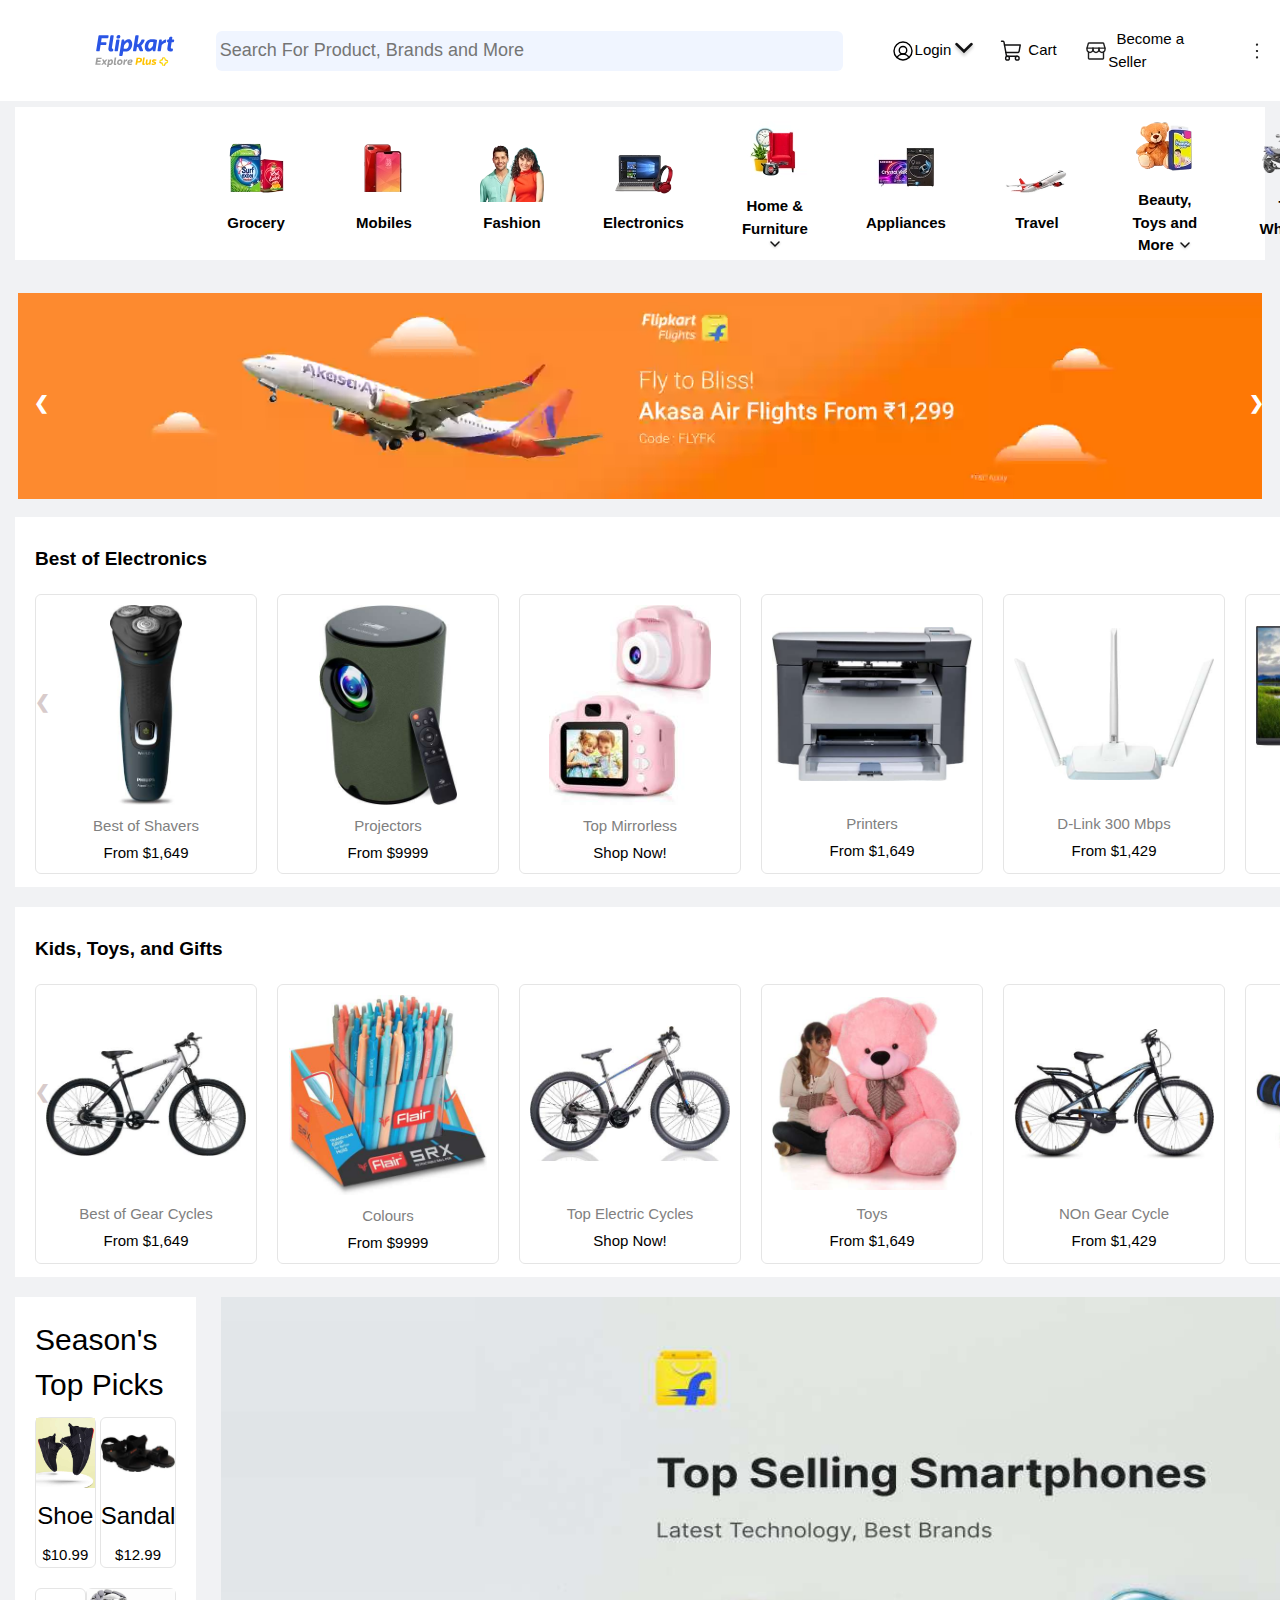
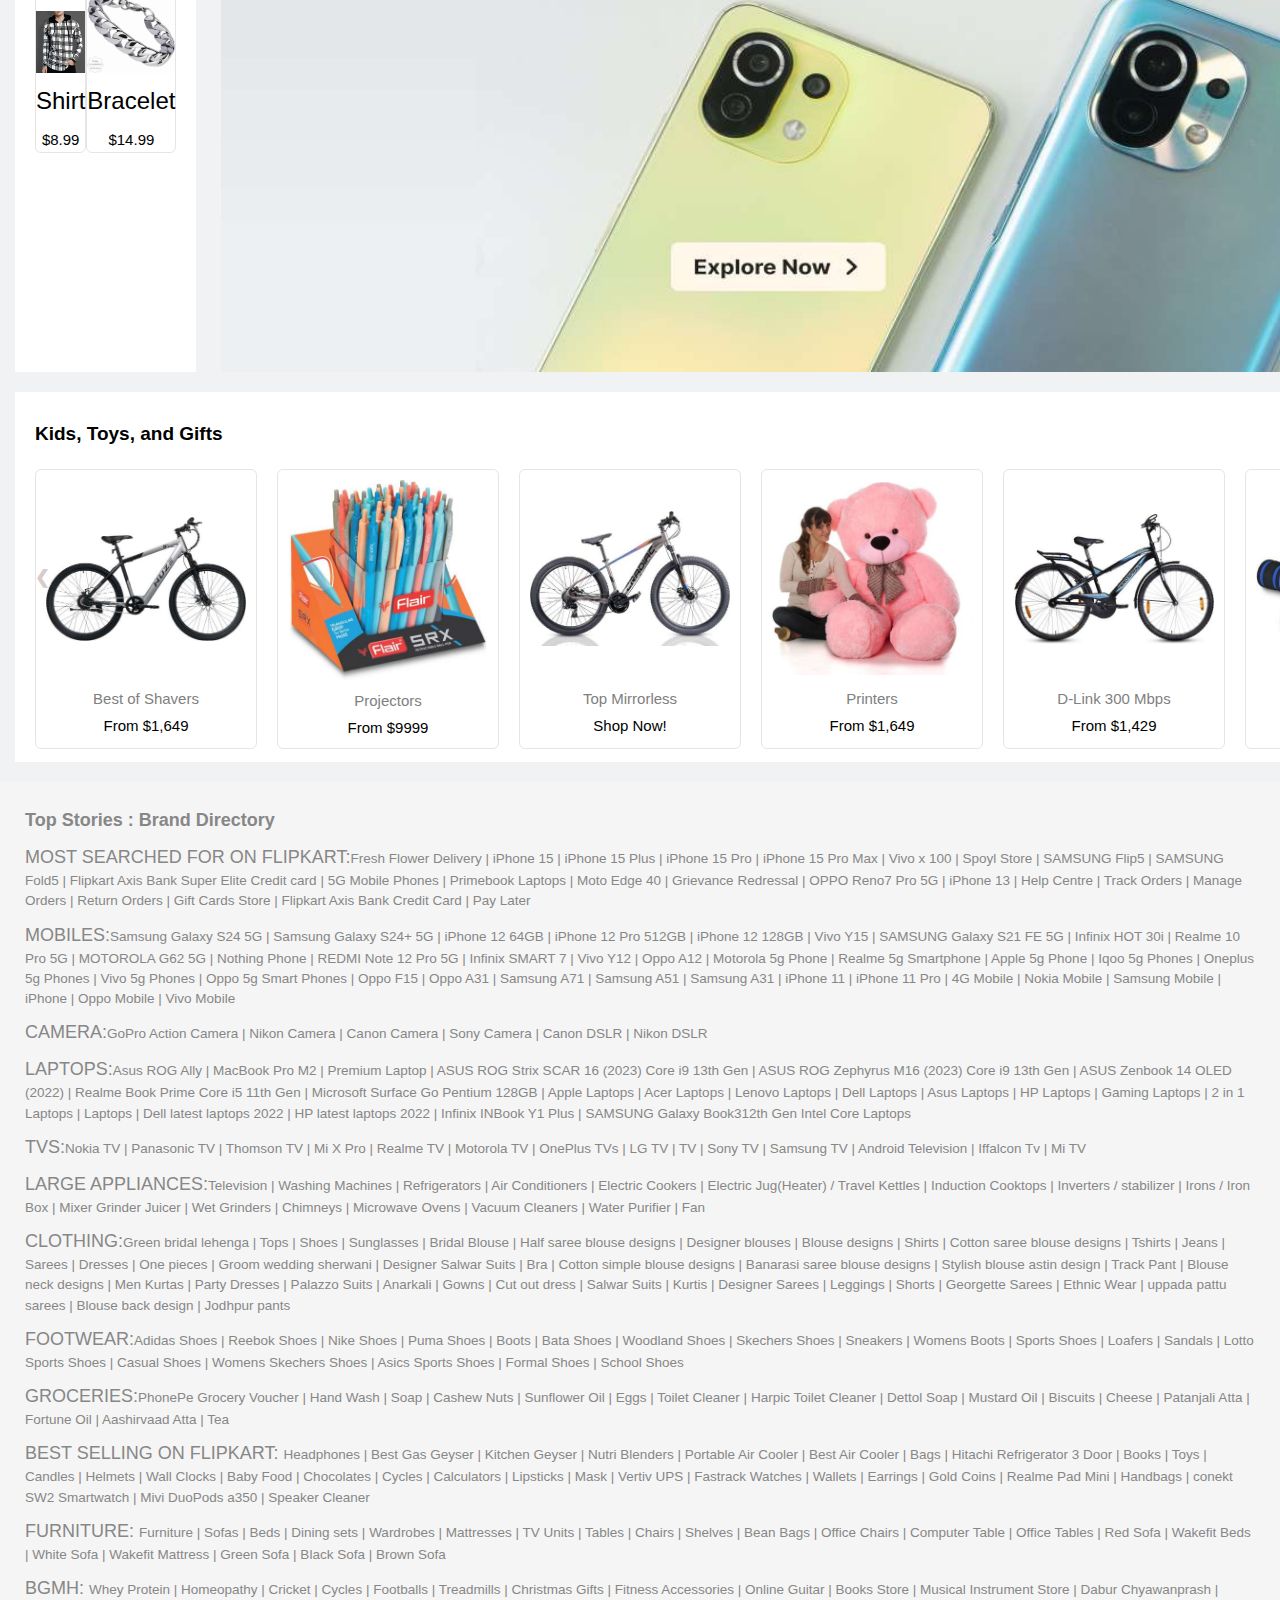
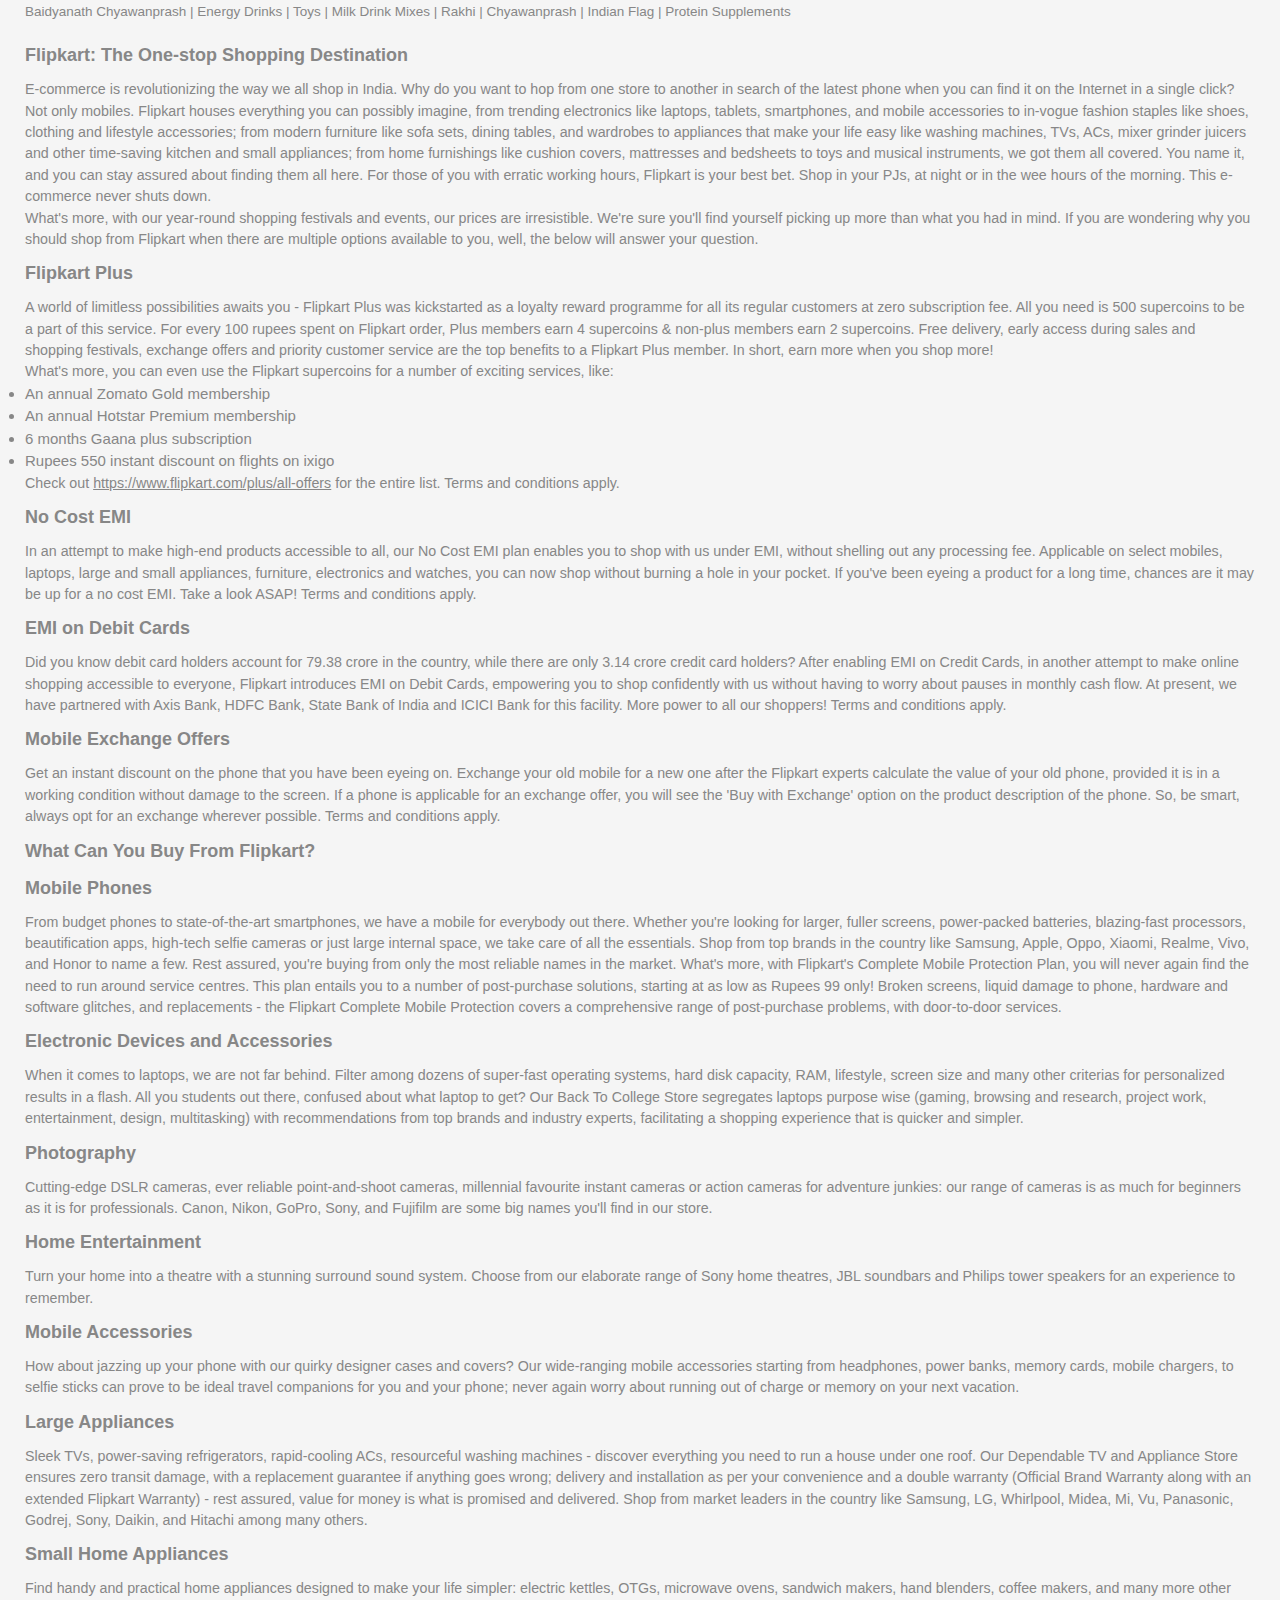
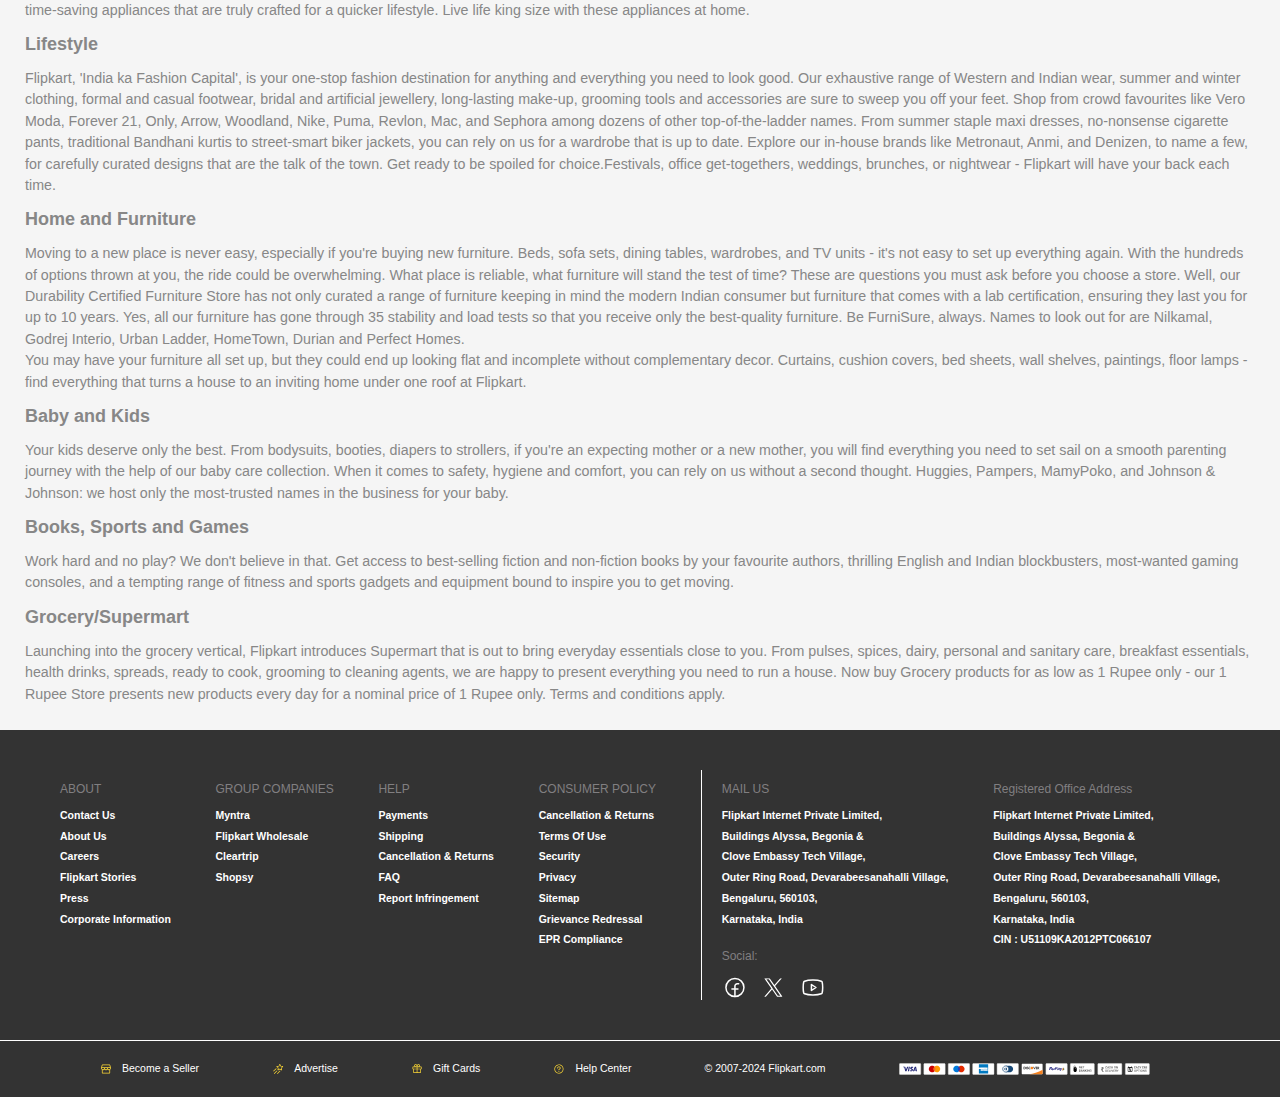
<file: index.html>
<html>
    <head>
        <link
      rel="stylesheet"
      href="https://fonts.googleapis.com/css2?family=Material+Symbols+Rounded:opsz,wght,FILL,GRAD@48,400,0,0"/>
        <link rel="stylesheet" href="https://www.w3schools.com/w3css/4/w3.css">
        
        
        <title>
            flipkart
        </title>
        <link rel="stylesheet" href="styles.css">
    </head>
    <body>
        <nav class="navbar">
            <div class="container">
              <div class="logo">
                <img src="fkheaderlogo.svg" alt="Flipkart Logo">
              </div>
              <div class="search-bar">
                <!-- <i class="fa-thin fa-magnifying-glass"></i> -->
                <input  type="text" id="search" placeholder="Search For Product, Brands and More">
                <!-- <label for="search" class="search-icon">&#128269;</label> -->
                <!-- <button type="submit">Search</button> -->
              </div>
              <ul class="nav-links">
                <li id="login"><a href="login.html"><img src="images/profile-52e0dc.svg"> Login  <img class="arrow" src="images/arrow.svg" alt="Arrow"></a></li>
                <li id="cart"><a href="#"><img src="images/cart.svg"> &nbsp;Cart</a></li>
                <li id="seller"><a href="#"><img src="images/seller.svg"> &nbsp; Become a Seller</a></li>
                <li id="dot"><a href="#"><img src="images/dot.svg"></a></li>
                <!-- <li><a href="#">Contact Us</a></li> -->
              </ul>
              
            </div>
          </nav>
          <div id="category">
            <div class="category">
                <img src="images/grocery.webp" class="category-image">
                <div class="category-label">Grocery</div>
            </div>
            <div class="category">
                <img src="images/mobile.webp" alt="" class="category-image">
                <div class="category-label">Mobiles</div>
            </div>
            <div class="category">
                <img src="images/fashion.webp" alt="" class="category-image">
                <div class="category-label">Fashion</div>
            </div>
            <div class="category">
                <img src="images/electronics.webp" alt="" class="category-image">
                <div class="category-label">Electronics</div>
            </div>
            <div class="category">
                <img src="images/home.webp" alt="" class="category-image">
                <div class="category-label">Home & Furniture <img src="images/arrow.svg"></div>
            </div>
            <div class="category">
                <img src="images/appliences.webp" alt="" class="category-image">
                <div class="category-label">Appliances</div>
            </div>
            <div class="category">
                <img src="images/travel.webp" alt="" class="category-image">
                <div class="category-label">Travel</div>
            </div>
            <div class="category">
                <img src="images/toys.webp" alt="" class="category-image">
                <div class="category-label">Beauty, Toys and More <img src="images/arrow.svg"></div>
            </div>
            <div class="category">
                <img src="images/two whealers.webp" alt="" class="category-image">
                <div class="category-label">Two Wheelers <img src="images/arrow.svg"></div>
            </div>
            

            <!-- <p>sdd</p> -->
                
          </div>

          <div class="slideshow-container">
            <div class="slide" id="slide1">
                <a href="image1.html"><img src="images/slide 1.webp" alt="Image 1"></a>
            </div>
            <div class="slide">
                <a href="image2.html"><img src="images/slide 2.webp" alt="Image 2"></a>
            </div>
            <div class="slide">
                <a href="image1.html"><img src="images/slide 3.webp" alt="Image 1"></a>
            </div>
            <div class="slide">
                <a href="image2.html"><img src="images/slide 4.webp" alt="Image 2"></a>
            </div>
            <div class="slide">
                <a href="image2.html"><img src="images/slide 5.webp" alt="Image 2"></a>
            </div>
            <!-- Add more slides as needed -->
    
            <!-- Navigation arrows -->
            <a class="prev" onclick="changeSlide(-1)">&#10094;</a>
            <a class="next" onclick="changeSlide(1)">&#10095;</a>
        </div>
    <div class="ele-container">
            <div class="electronics" >
                <div id="electronics-slider">
                <div class="heading">Best of Electronics</div>
                
                
                    <div class="slides" id="slides1">
                        <div class="products">
                            <img class="ele-img" src="images/electronics/shave.jpeg">
                            <div class="electronics-label">Best of Shavers</div>
                            <div class="electronics-pricel">From $1,649</div>
                        </div>
                        <div class="products">
                            <img src="images/electronics/proj.jpeg" class="ele-img">
                            <div class="electronics-label">Projectors</div>
                            <div class="electronics-pricel">From $9999</div>
                        </div>
                        <div class="products">
                            <img src="images/electronics/kids camera.jpeg" class="ele-img">
                            <div class="electronics-label">Top Mirrorless</div>
                            <div class="electronics-pricel">Shop Now!</div>
                        </div>
                        
                        <div class="products">
                            <img src="images/electronics/printer.jpeg" class="ele-img">
                            <div class="electronics-label">Printers</div>
                            <div class="electronics-pricel">From $1,649</div>
                        </div>
                        <div class="products">
                            <img src="images/electronics/wifi.jpeg" class="ele-img">
                            <div class="electronics-label">D-Link 300 Mbps</div>
                            <div class="electronics-pricel">From $1,429</div>
                        </div>
                        <div class="products">
                            <img src="images/electronics/mon 1.jpeg" class="ele-img">
                            <div class="electronics-label">Monitor</div>
                            <div class="electronics-pricel">From $8,279</div>
                        </div>
                        <div class="products">
                            <img src="images/electronics/keyboard.jpeg" class="ele-img">
                            <div class="electronics-label">Top Selling Dell Keyboard</div>
                            <div class="electronics-pricel">From $229</div>
                        </div>
                        <div class="products">
                            <img src="images/electronics/mon 2.jpeg" class="ele-img">
                            <div class="electronics-label">Top Selling Dell Keyboard</div>
                            <div class="electronics-pricel">From $229</div>
                        </div>
                        <!-- Add more product items as needed with the class "slide-carousel" --> 
                    </div>
                    <div class="navigation">
                        <div class="prev-arrow">&#10094;</div>
                        <div class="next-arrow">&#10095;</div>
                    </div>

                </div>

            </div>
            
            <div class="ad-image">
                <img src="images/electronics/ad.webp">

            </div>
            </div>
<div class="ele-container">
        <div class="electronics" id="scnd-row">
            <div id="electronics-slider">
            <div class="heading">Kids, Toys, and Gifts</div>
            
            
                <div class="slides" id="slides2">
                    <div class="products">
                        <img class="ele-img" src="images/2nd row/cycle gear.jpeg">
                        <div class="electronics-label">Best of Gear Cycles</div>
                        <div class="electronics-pricel">From $1,649</div>
                    </div>
                    <div class="products">
                        <img src="images/2nd row/pencil.jpeg" class="ele-img">
                        <div class="electronics-label">Colours</div>
                        <div class="electronics-pricel">From $9999</div>
                    </div>
                    <div class="products">
                        <img src="images/2nd row/cycle electric.jpeg" class="ele-img">
                        <div class="electronics-label">Top Electric Cycles</div>
                        <div class="electronics-pricel">Shop Now!</div>
                    </div>
                    
                    <div class="products">
                        <img src="images/2nd row/dol.jpeg" class="ele-img">
                        <div class="electronics-label">Toys</div>
                        <div class="electronics-pricel">From $1,649</div>
                    </div>
                    <div class="products">
                        <img src="images/2nd row/cycle non gear.jpeg" class="ele-img">
                        <div class="electronics-label">NOn Gear Cycle</div>
                        <div class="electronics-pricel">From $1,429</div>
                    </div>
                    <div class="products">
                        <img src="images/2nd row/push up.jpeg" class="ele-img">
                        <div class="electronics-label">Push Up Gadget</div>
                        <div class="electronics-pricel">From $8,279</div>
                    </div>
                    <div class="products">
                        <img src="images/2nd row/nut.jpeg" class="ele-img">
                        <div class="electronics-label">Top Selling Nuts</div>
                        <div class="electronics-pricel">From $229</div>
                    </div>
                    <div class="products">
                        <img src="images/2nd row/mic.jpeg" class="ele-img">
                        <div class="electronics-label">Mic</div>
                        <div class="electronics-pricel">From $229</div>
                    </div>
                    <div class="products">
                        <img src="images/2nd row/cam.jpeg" class="ele-img">
                        <div class="electronics-label">Dslr Camera</div>
                        <div class="electronics-pricel">From $229</div>
                    </div>
                     <!-- Add more product items as needed with the class "slide-carousel" --> 
                </div>
                <div class="navigation">
                    <div class="prev-arrow arp2">&#10094;</div>
                    <div class="next-arrow arn2">&#10095;</div>
                </div>

            </div>

        </div>
        
        </div>

       

          <!-- <div class="gallery">
            <div class="imagee">
                <img src="images/electronics/kids camera.jpeg">
                <img src="images/electronics/keyboard.jpeg">
                <img src="images/electronics/mon 1.jpeg">
                <img src="images/electronics/printer.jpeg">
                <img src="images/electronics/keyboard.jpeg">
                <img src="images/electronics/kids camera.jpeg">
                <img src="images/electronics/mon 1.jpeg">
                <img src="images/electronics/printer.jpeg">
            </div>
          </div>
         -->
            <div class="container-3rd-row">
                <div class="left-panel">
                <h2>Season's Top Picks</h2>
                <div class="product-row">
                    <div class="product">
                    <img class="left-img" src="images/3rd row/shoe.jpeg" alt="Product 1">
                    <div class="product-info">
                        <h3>Shoe</h3>
                        <p>$10.99</p>
                    </div>
                    </div>
                    <div class="product">
                        <div class="image-container">
                            <img class="left-img left-img smaller" src="images/3rd row/chappal .jpeg" alt="Product 4">
                          </div>
                    <div class="product-info">
                        <h3>Sandal</h3>
                        <p>$12.99</p>
                    </div>
                    </div>
                </div>
                <div class="product-row">
                    <div class="product">
                    <img class="left-img" src="images/3rd row/shirt.jpeg" alt="Product 3">
                    <div class="product-info">
                        <h3>Shirt</h3>
                        <p>$8.99</p>
                    </div>
                    </div>
                    <div class="product center-image">
                    <img class="left-img left-img smaller" src="images/3rd row/bracelet.jpeg" alt="Product 4">
                    <div class="product-info">
                        <h3>Bracelet</h3>
                        <p>$14.99</p>
                    </div>
                    </div>
                </div>
                </div>
                <div class="right-panel">
                <img src="images/3rd row/ad.jpg" alt="Additional Image" class="right-img">
                </div>
            </div>
          

          <div class="ele-container">
            <div class="electronics" id="scnd-row">
                <div id="electronics-slider">
                <div class="heading">Kids, Toys, and Gifts</div>
                
                
                    <div class="slides" id="slides2">
                        <div class="products">
                            <img class="ele-img" src="images/2nd row/cycle gear.jpeg">
                            <div class="electronics-label">Best of Shavers</div>
                            <div class="electronics-pricel">From $1,649</div>
                        </div>
                        <div class="products">
                            <img src="images/2nd row/pencil.jpeg" class="ele-img">
                            <div class="electronics-label">Projectors</div>
                            <div class="electronics-pricel">From $9999</div>
                        </div>
                        <div class="products">
                            <img src="images/2nd row/cycle electric.jpeg" class="ele-img">
                            <div class="electronics-label">Top Mirrorless</div>
                            <div class="electronics-pricel">Shop Now!</div>
                        </div>
                        
                        <div class="products">
                            <img src="images/2nd row/dol.jpeg" class="ele-img">
                            <div class="electronics-label">Printers</div>
                            <div class="electronics-pricel">From $1,649</div>
                        </div>
                        <div class="products">
                            <img src="images/2nd row/cycle non gear.jpeg" class="ele-img">
                            <div class="electronics-label">D-Link 300 Mbps</div>
                            <div class="electronics-pricel">From $1,429</div>
                        </div>
                        <div class="products">
                            <img src="images/2nd row/push up.jpeg" class="ele-img">
                            <div class="electronics-label">Monitor</div>
                            <div class="electronics-pricel">From $8,279</div>
                        </div>
                        <div class="products">
                            <img src="images/2nd row/nut.jpeg" class="ele-img">
                            <div class="electronics-label">Top Selling Dell Keyboard</div>
                            <div class="electronics-pricel">From $229</div>
                        </div>
                        <div class="products">
                            <img src="images/2nd row/mic.jpeg" class="ele-img">
                            <div class="electronics-label">Top Selling Dell Keyboard</div>
                            <div class="electronics-pricel">From $229</div>
                        </div>
                        <div class="products">
                            <img src="images/2nd row/cam.jpeg" class="ele-img">
                            <div class="electronics-label">Top Selling Dell Keyboard</div>
                            <div class="electronics-pricel">From $229</div>
                        </div>
                         <!-- Add more product items as needed with the class "slide-carousel" --> 
                    </div>
                    <div class="navigation">
                        <div class="prev-arrow arp2">&#10094;</div>
                        <div class="next-arrow arn2">&#10095;</div>
                    </div>
    
                </div>
    
            </div>
            
            </div>
          
            <footer>
                <div class="footer-content">

                    <div class="foot-div">
                        <p class="footer-h" style="font-weight: bold;">Top Stories : Brand Directory</p>
                        
                    </div>
                    
                    <div class="vertical-line"></div>   
                    <div class="foot-div">
                        
                        <p class="footer-h">MOST SEARCHED FOR ON FLIPKART:</p><p class="footer-p">Fresh Flower Delivery | iPhone 15 | iPhone 15 Plus | iPhone 15 Pro | iPhone 15 Pro Max | Vivo x 100 | Spoyl Store | SAMSUNG Flip5 | SAMSUNG Fold5 | Flipkart Axis Bank Super Elite Credit card | 5G Mobile Phones | Primebook Laptops | Moto Edge 40 | Grievance Redressal | OPPO Reno7 Pro 5G | iPhone 13 | Help Centre | Track Orders | Manage Orders | Return Orders | Gift Cards Store | Flipkart Axis Bank Credit Card | Pay Later</p>
                    </div>
                    <div class="vertical-line"></div>
                    <div class="foot-div">
                        
                        <p class="footer-h">MOBILES:</p><p class="footer-p">Samsung Galaxy S24 5G | Samsung Galaxy S24+ 5G | iPhone 12 64GB | iPhone 12 Pro 512GB | iPhone 12 128GB | Vivo Y15 | SAMSUNG Galaxy S21 FE 5G | Infinix HOT 30i | Realme 10 Pro 5G | MOTOROLA G62 5G | Nothing Phone | REDMI Note 12 Pro 5G | Infinix SMART 7 | Vivo Y12 | Oppo A12 | Motorola 5g Phone | Realme 5g Smartphone | Apple 5g Phone | Iqoo 5g Phones | Oneplus 5g Phones | Vivo 5g Phones | Oppo 5g Smart Phones | Oppo F15 | Oppo A31 | Samsung A71 | Samsung A51 | Samsung A31 | iPhone 11 | iPhone 11 Pro | 4G Mobile | Nokia Mobile | Samsung Mobile | iPhone | Oppo Mobile | Vivo Mobile</p>
                    </div>
                    <div class="vertical-line"></div>
                    <!-- Add more paragraphs as needed -->
                    <div class="foot-div">
                        
                        <p class="footer-h">CAMERA:</p><p class="footer-p">GoPro Action Camera | Nikon Camera | Canon Camera | Sony Camera | Canon DSLR | Nikon DSLR</p>
                    </div>
                    <div class="vertical-line"></div>
                    <div class="foot-div">
                        
                        <p class="footer-h">LAPTOPS:</p><p class="footer-p">Asus ROG Ally | MacBook Pro M2 | Premium Laptop | ASUS ROG Strix SCAR 16 (2023) Core i9 13th Gen | ASUS ROG Zephyrus M16 (2023) Core i9 13th Gen | ASUS Zenbook 14 OLED (2022) | Realme Book Prime Core i5 11th Gen | Microsoft Surface Go Pentium 128GB | Apple Laptops | Acer Laptops | Lenovo Laptops | Dell Laptops | Asus Laptops | HP Laptops | Gaming Laptops | 2 in 1 Laptops | Laptops | Dell latest laptops 2022 | HP latest laptops 2022 | Infinix INBook Y1 Plus | SAMSUNG Galaxy Book312th Gen Intel Core Laptops</p>
                    </div>
                    <div class="vertical-line"></div>
                    <div class="foot-div">
                        
                        <p class="footer-h">TVS:</p><p class="footer-p">Nokia TV | Panasonic TV | Thomson TV | Mi X Pro | Realme TV | Motorola TV | OnePlus TVs | LG TV | TV | Sony TV | Samsung TV | Android Television | Iffalcon Tv | Mi TV</p>
                    </div>
                    <div class="vertical-line"></div>
                    <!-- Add more paragraphs as needed -->
                    <div class="foot-div">
                        
                        <p class="footer-h">LARGE APPLIANCES:</p><p class="footer-p">Television | Washing Machines | Refrigerators | Air Conditioners | Electric Cookers | Electric Jug(Heater) / Travel Kettles | Induction Cooktops | Inverters / stabilizer | Irons / Iron Box | Mixer Grinder Juicer | Wet Grinders | Chimneys | Microwave Ovens | Vacuum Cleaners | Water Purifier | Fan</p>
                    </div>
                    <div class="vertical-line"></div>
                    <div class="foot-div">
                        
                        <p class="footer-h">CLOTHING:</p><p class="footer-p">Green bridal lehenga | Tops | Shoes | Sunglasses | Bridal Blouse | Half saree blouse designs | Designer blouses | Blouse designs | Shirts | Cotton saree blouse designs | Tshirts | Jeans | Sarees | Dresses | One pieces | Groom wedding sherwani | Designer Salwar Suits | Bra | Cotton simple blouse designs | Banarasi saree blouse designs | Stylish blouse astin design | Track Pant | Blouse neck designs | Men Kurtas | Party Dresses | Palazzo Suits | Anarkali | Gowns | Cut out dress | Salwar Suits | Kurtis | Designer Sarees | Leggings | Shorts | Georgette Sarees | Ethnic Wear | uppada pattu sarees | Blouse back design | Jodhpur pants</p>
                    </div>
                    <div class="vertical-line"></div>
                    <div class="foot-div">
                        
                        <p class="footer-h">FOOTWEAR:</p><p class="footer-p">Adidas Shoes | Reebok Shoes | Nike Shoes | Puma Shoes | Boots | Bata Shoes | Woodland Shoes | Skechers Shoes | Sneakers | Womens Boots | Sports Shoes | Loafers | Sandals | Lotto Sports Shoes | Casual Shoes | Womens Skechers Shoes | Asics Sports Shoes | Formal Shoes | School Shoes</p>
                    </div>
                    <div class="vertical-line"></div>
                    <!-- Add more paragraphs as needed -->
                    <div class="foot-div">
                        
                        <p class="footer-h">GROCERIES:</p><p class="footer-p">PhonePe Grocery Voucher | Hand Wash | Soap | Cashew Nuts | Sunflower Oil | Eggs | Toilet Cleaner | Harpic Toilet Cleaner | Dettol Soap | Mustard Oil | Biscuits | Cheese | Patanjali Atta | Fortune Oil | Aashirvaad Atta | Tea</p>
                    </div>
                    <div class="vertical-line"></div>
                    <div class="foot-div">
                        
                        <p class="footer-h">BEST SELLING ON FLIPKART: <p class="footer-p">Headphones | Best Gas Geyser | Kitchen Geyser | Nutri Blenders | Portable Air Cooler | Best Air Cooler | Bags | Hitachi Refrigerator 3 Door | Books | Toys | Candles | Helmets | Wall Clocks | Baby Food | Chocolates | Cycles | Calculators | Lipsticks | Mask | Vertiv UPS | Fastrack Watches | Wallets | Earrings | Gold Coins | Realme Pad Mini | Handbags | conekt SW2 Smartwatch | Mivi DuoPods a350 | Speaker Cleaner</p>
                    </div>
                    <div class="vertical-line"></div>
                   <div class="foot-div"> 
                    
                    <p class="footer-h"> FURNITURE: </p><p class="footer-p">Furniture | Sofas | Beds | Dining sets | Wardrobes | Mattresses | TV Units | Tables | Chairs | Shelves | Bean Bags | Office Chairs | Computer Table | Office Tables | Red Sofa | Wakefit Beds | White Sofa | Wakefit Mattress | Green Sofa | Black Sofa | Brown Sofa</p>
                    </div>
                    <div class="vertical-line"></div>
                    <!-- Add more paragraphs as needed -->
                   <div class="foot-div"> 
                    
                    <p class="footer-h"> BGMH: </p><p class="footer-p">Whey Protein | Homeopathy | Cricket | Cycles | Footballs | Treadmills | Christmas Gifts | Fitness Accessories | Online Guitar | Books Store | Musical Instrument Store | Dabur Chyawanprash | Baidyanath Chyawanprash | Energy Drinks | Toys | Milk Drink Mixes | Rakhi | Chyawanprash | Indian Flag | Protein Supplements</p>
                    </div>

                    <div class="foot-div">
                        <h2 class="footer-heading" style="padding-top: 20px;">Flipkart: The One-stop Shopping Destination</h2>
                        <p class="footer-paragraph">E-commerce is revolutionizing the way we all shop in India. Why do you want to hop from one store to another in search of the latest phone when you can find it on the Internet in a single click? Not only mobiles. Flipkart houses everything you can possibly imagine, from trending electronics like laptops, tablets, smartphones, and mobile accessories to in-vogue fashion staples like shoes, clothing and lifestyle accessories; from modern furniture like sofa sets, dining tables, and wardrobes to appliances that make your life easy like washing machines, TVs, ACs, mixer grinder juicers and other time-saving kitchen and small appliances; from home furnishings like cushion covers, mattresses and bedsheets to toys and musical instruments, we got them all covered. You name it, and you can stay assured about finding them all here. For those of you with erratic working hours, Flipkart is your best bet. Shop in your PJs, at night or in the wee hours of the morning. This e-commerce never shuts down.</p>
                        <p class="footer-paragraph">What's more, with our year-round shopping festivals and events, our prices are irresistible. We're sure you'll find yourself picking up more than what you had in mind. If you are wondering why you should shop from Flipkart when there are multiple options available to you, well, the below will answer your question.</p>
                    </div>
                    
                    <div class="vertical-line"></div>   
                    
                    <div class="foot-div">
                        <h4 class="footer-heading">Flipkart Plus</h4>
                        <p class="footer-paragraph">A world of limitless possibilities awaits you - Flipkart Plus was kickstarted as a loyalty reward programme for all its regular customers at zero subscription fee. All you need is 500 supercoins to be a part of this service. For every 100 rupees spent on Flipkart order, Plus members earn 4 supercoins & non-plus members earn 2 supercoins. Free delivery, early access during sales and shopping festivals, exchange offers and priority customer service are the top benefits to a Flipkart Plus member. In short, earn more when you shop more!</p>
                        <p class="footer-paragraph">What's more, you can even use the Flipkart supercoins for a number of exciting services, like:</p>
                        <ul class="footer-list">
                            <li>An annual Zomato Gold membership</li>
                            <li>An annual Hotstar Premium membership</li>
                            <li>6 months Gaana plus subscription</li>
                            <li>Rupees 550 instant discount on flights on ixigo</li>
                        </ul>
                        <p class="footer-paragraph">Check out <a href="https://www.flipkart.com/plus/all-offers">https://www.flipkart.com/plus/all-offers</a> for the entire list. Terms and conditions apply.</p>
                    </div>
            
                    <div class="foot-div">
                        <h4 class="footer-heading">No Cost EMI</h4>
                        <p class="footer-paragraph">In an attempt to make high-end products accessible to all, our No Cost EMI plan enables you to shop with us under EMI, without shelling out any processing fee. Applicable on select mobiles, laptops, large and small appliances, furniture, electronics and watches, you can now shop without burning a hole in your pocket. If you've been eyeing a product for a long time, chances are it may be up for a no cost EMI. Take a look ASAP! Terms and conditions apply.</p>
                    </div>
            
                    <div class="foot-div">
                        <h4 class="footer-heading">EMI on Debit Cards</h4>
                        <p class="footer-paragraph">Did you know debit card holders account for 79.38 crore in the country, while there are only 3.14 crore credit card holders? After enabling EMI on Credit Cards, in another attempt to make online shopping accessible to everyone, Flipkart introduces EMI on Debit Cards, empowering you to shop confidently with us without having to worry about pauses in monthly cash flow. At present, we have partnered with Axis Bank, HDFC Bank, State Bank of India and ICICI Bank for this facility. More power to all our shoppers! Terms and conditions apply.</p>
                    </div>
            
                    <div class="foot-div">
                        <h4 class="footer-heading">Mobile Exchange Offers</h4>
                        <p class="footer-paragraph">Get an instant discount on the phone that you have been eyeing on. Exchange your old mobile for a new one after the Flipkart experts calculate the value of your old phone, provided it is in a working condition without damage to the screen. If a phone is applicable for an exchange offer, you will see the 'Buy with Exchange' option on the product description of the phone. So, be smart, always opt for an exchange wherever possible. Terms and conditions apply.</p>
                    </div>
            
                    <div class="foot-div">
                        <h4 class="footer-heading">What Can You Buy From Flipkart?</h4>
                        <h4 class="footer-subheading">Mobile Phones</h4>
                        <p class="footer-paragraph">From budget phones to state-of-the-art smartphones, we have a mobile for everybody out there. Whether you're looking for larger, fuller screens, power-packed batteries, blazing-fast processors, beautification apps, high-tech selfie cameras or just large internal space, we take care of all the essentials. Shop from top brands in the country like Samsung, Apple, Oppo, Xiaomi, Realme, Vivo, and Honor to name a few. Rest assured, you're buying from only the most reliable names in the market. What's more, with Flipkart's Complete Mobile Protection Plan, you will never again find the need to run around service centres. This plan entails you to a number of post-purchase solutions, starting at as low as Rupees 99 only! Broken screens, liquid damage to phone, hardware and software glitches, and replacements - the Flipkart Complete Mobile Protection covers a comprehensive range of post-purchase problems, with door-to-door services.</p>
                        
                        <h4 class="footer-subheading">Electronic Devices and Accessories</h4>
                        <p class="footer-paragraph">When it comes to laptops, we are not far behind. Filter among dozens of super-fast operating systems, hard disk capacity, RAM, lifestyle, screen size and many other criterias for personalized results in a flash. All you students out there, confused about what laptop to get? Our Back To College Store segregates laptops purpose wise (gaming, browsing and research, project work, entertainment, design, multitasking) with recommendations from top brands and industry experts, facilitating a shopping experience that is quicker and simpler.</p>
                        
                        <h4 class="footer-subheading">Photography</h4>
                        <p class="footer-paragraph">Cutting-edge DSLR cameras, ever reliable point-and-shoot cameras, millennial favourite instant cameras or action cameras for adventure junkies: our range of cameras is as much for beginners as it is for professionals. Canon, Nikon, GoPro, Sony, and Fujifilm are some big names you'll find in our store.</p>
            
                        <h4 class="footer-subheading">Home Entertainment</h4>
                        <p class="footer-paragraph">Turn your home into a theatre with a stunning surround sound system. Choose from our elaborate range of Sony home theatres, JBL soundbars and Philips tower speakers for an experience to remember.</p>
            
                        <h4 class="footer-subheading">Mobile Accessories</h4>
                        <p class="footer-paragraph">How about jazzing up your phone with our quirky designer cases and covers? Our wide-ranging mobile accessories starting from headphones, power banks, memory cards, mobile chargers, to selfie sticks can prove to be ideal travel companions for you and your phone; never again worry about running out of charge or memory on your next vacation.</p>
            
                        <h4 class="footer-subheading">Large Appliances</h4>
                        <p class="footer-paragraph">Sleek TVs, power-saving refrigerators, rapid-cooling ACs, resourceful washing machines - discover everything you need to run a house under one roof. Our Dependable TV and Appliance Store ensures zero transit damage, with a replacement guarantee if anything goes wrong; delivery and installation as per your convenience and a double warranty (Official Brand Warranty along with an extended Flipkart Warranty) - rest assured, value for money is what is promised and delivered. Shop from market leaders in the country like Samsung, LG, Whirlpool, Midea, Mi, Vu, Panasonic, Godrej, Sony, Daikin, and Hitachi among many others.</p>
            
                        <h4 class="footer-subheading">Small Home Appliances</h4>
                        <p class="footer-paragraph">Find handy and practical home appliances designed to make your life simpler: electric kettles, OTGs, microwave ovens, sandwich makers, hand blenders, coffee makers, and many more other time-saving appliances that are truly crafted for a quicker lifestyle. Live life king size with these appliances at home.</p>
            
                        <h4 class="footer-subheading">Lifestyle</h4>
                        <p class="footer-paragraph">Flipkart, 'India ka Fashion Capital', is your one-stop fashion destination for anything and everything you need to look good. Our exhaustive range of Western and Indian wear, summer and winter clothing, formal and casual footwear, bridal and artificial jewellery, long-lasting make-up, grooming tools and accessories are sure to sweep you off your feet. Shop from crowd favourites like Vero Moda, Forever 21, Only, Arrow, Woodland, Nike, Puma, Revlon, Mac, and Sephora among dozens of other top-of-the-ladder names. From summer staple maxi dresses, no-nonsense cigarette pants, traditional Bandhani kurtis to street-smart biker jackets, you can rely on us for a wardrobe that is up to date. Explore our in-house brands like Metronaut, Anmi, and Denizen, to name a few, for carefully curated designs that are the talk of the town. Get ready to be spoiled for choice.Festivals, office get-togethers, weddings, brunches, or nightwear - Flipkart will have your back each time.</p>

                        <h4 class="footer-subheading">Home and Furniture</h4>
                        <p class="footer-paragraph">Moving to a new place is never easy, especially if you're buying new furniture. Beds, sofa sets, dining tables, wardrobes, and TV units - it's not easy to set up everything again. With the hundreds of options thrown at you, the ride could be overwhelming. What place is reliable, what furniture will stand the test of time? These are questions you must ask before you choose a store. Well, our Durability Certified Furniture Store has not only curated a range of furniture keeping in mind the modern Indian consumer but furniture that comes with a lab certification, ensuring they last you for up to 10 years. Yes, all our furniture has gone through 35 stability and load tests so that you receive only the best-quality furniture. Be FurniSure, always. Names to look out for are Nilkamal, Godrej Interio, Urban Ladder, HomeTown, Durian and Perfect Homes.</p>

                        <p class="footer-paragraph">You may have your furniture all set up, but they could end up looking flat and incomplete without complementary decor. Curtains, cushion covers, bed sheets, wall shelves, paintings, floor lamps - find everything that turns a house to an inviting home under one roof at Flipkart.</p>

                        <h4 class="footer-subheading">Baby and Kids</h4>
                        <p class="footer-paragraph">Your kids deserve only the best. From bodysuits, booties, diapers to strollers, if you're an expecting mother or a new mother, you will find everything you need to set sail on a smooth parenting journey with the help of our baby care collection. When it comes to safety, hygiene and comfort, you can rely on us without a second thought. Huggies, Pampers, MamyPoko, and Johnson & Johnson: we host only the most-trusted names in the business for your baby.</p>

                        <h4 class="footer-subheading">Books, Sports and Games</h4>
                        <p class="footer-paragraph">Work hard and no play? We don't believe in that. Get access to best-selling fiction and non-fiction books by your favourite authors, thrilling English and Indian blockbusters, most-wanted gaming consoles, and a tempting range of fitness and sports gadgets and equipment bound to inspire you to get moving.</p>

                        <h4 class="footer-subheading">Grocery/Supermart</h4>
                        <p class="footer-paragraph">Launching into the grocery vertical, Flipkart introduces Supermart that is out to bring everyday essentials close to you. From pulses, spices, dairy, personal and sanitary care, breakfast essentials, health drinks, spreads, ready to cook, grooming to cleaning agents, we are happy to present everything you need to run a house. Now buy Grocery products for as low as 1 Rupee only - our 1 Rupee Store presents new products every day for a nominal price of 1 Rupee only. Terms and conditions apply.</p>

                    </div>

                    <!-- Add more paragraphs as needed -->
                </div>
            </footer>
            

            <div class="footer-last">
                <div>
                  <h3>ABOUT</h3>
                  <p>Contact Us</p>
                  <p>About Us</p>
                  <p>Careers</p>
                  <p>Flipkart Stories</p>
                  <p>Press</p>
                  <p>Corporate Information</p>
                </div>
                <div>
                  <h3>GROUP COMPANIES</h3>
                  <p>Myntra</p>
                  <p>Flipkart Wholesale</p>
                  <p>Cleartrip</p>
                  <p>Shopsy</p>
                </div>
                <div>
                  <h3>HELP</h3>
                  <p>Payments</p>
                  <p>Shipping</p>
                  <p>Cancellation & Returns</p>
                  <p>FAQ</p>
                  <p>Report Infringement</p>
                </div>
                <div>
                  <h3>CONSUMER POLICY</h3>
                  <p>Cancellation & Returns</p>
                  <p>Terms Of Use</p>
                  <p>Security</p>
                  <p>Privacy</p>
                  <p>Sitemap</p>
                  <p>Grievance Redressal</p>
                  <p>EPR Compliance</p>
                </div>
                <div id="mail-us">
                  <h3>MAIL US</h3>
                  <p>Flipkart Internet Private Limited,</p>
                  <p>Buildings Alyssa, Begonia &</p>
                  <p>Clove Embassy Tech Village,</p>
                  <p>Outer Ring Road, Devarabeesanahalli Village,</p>
                  <p>Bengaluru, 560103,</p>
                  <p>Karnataka, India</p>
                  <div class="social">
                    <h3>Social:</h3>
                    <img src="images/footer/download.svg" alt="Facebook">
                    <img src="images/footer/download (1).svg" alt="Twitter">
                    <img src="images/footer/YoutubeLogo-8425c4.svg" alt="YouTube">
                  </div>
                </div>
                <div id="addres">
                  <h3>Registered Office Address</h3>
                  <p>Flipkart Internet Private Limited,</p>
                  <p>Buildings Alyssa, Begonia &</p>
                  <p>Clove Embassy Tech Village,</p>
                  <p>Outer Ring Road, Devarabeesanahalli Village,</p>
                  <p>Bengaluru, 560103,</p>
                  <p>Karnataka, India</p>
                  <p>CIN : U51109KA2012PTC066107</p>
                </div>
              </div>

                <div class="footer-bottom">
                    <div>
                    <img src="images/footer/sell-image-9de8ef.svg" alt="Become a Seller">
                    <p>Become a Seller</p>
                    </div>
                    <div>
                    <img src="images/footer/advertise-image-866c0b.svg" alt="Advertise">
                    <p>Advertise</p>
                    </div>
                    <div>
                    <img src="images/footer/gift-cards-image-d7ff24.svg" alt="Gift Cards">
                    <p>Gift Cards</p>
                    </div>
                    <div>
                    <img src="images/footer/help-centre-image-c4ace8.svg" alt="Help Center">
                    <p>Help Center</p>
                    </div>
                    <div>
                    <p>© 2007-2024 Flipkart.com</p>
                    </div>
                    <div>
                    <img id="payment-methods" src="images/footer/payment-method-c454fb.svg" alt="Payment methods">
                    
                    </div>
                </div>
              
              
            

        <script src="script.js"></script>
    </body>
</html>
</file>
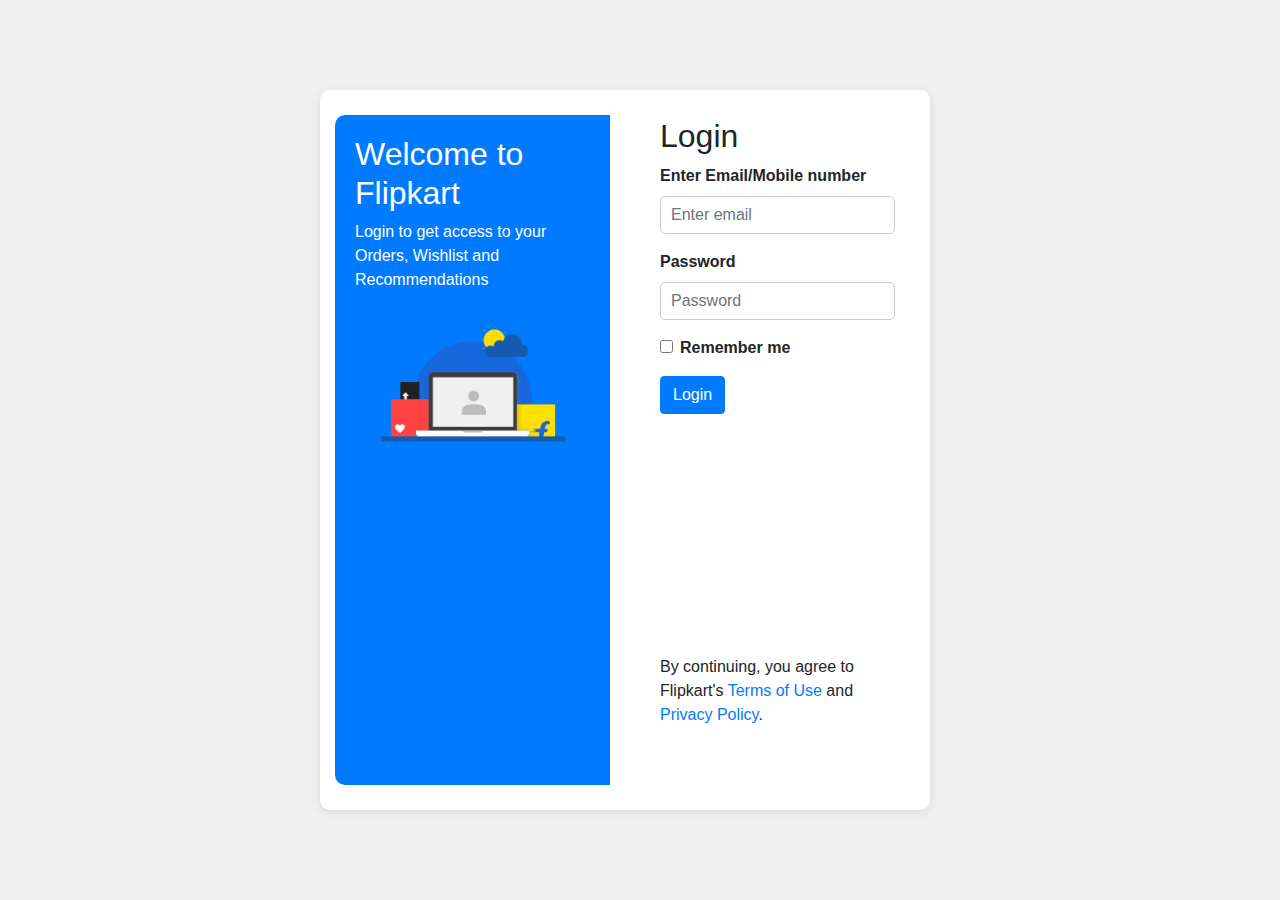
<file: login.html>
<head>
    <meta charset="UTF-8">
    <meta name="viewport" content="width=device-width, initial-scale=1.0">
    <title>Login Page</title>
    <link rel="stylesheet" href="login.css">
    <link href="https://maxcdn.bootstrapcdn.com/bootstrap/4.5.2/css/bootstrap.min.css" rel="stylesheet">
    <script src="https://ajax.googleapis.com/ajax/libs/jquery/3.5.1/jquery.min.js"></script>
</head>
<body>

    <div class="container">
        <div class="row login-container">
          <div class="col-md-6 d-flex align-items-center">
            <div class="login-left">
              <h2>Welcome to Flipkart</h2>
              <p>Login to get access to your Orders, Wishlist and Recommendations</p>
              <img src="images/login.png" alt="Image" class="img-fluid mt-3">
            </div>
          </div>
          <div class="col-md-6 d-flex align-items-center">
            <div class="login-right">
              <h2>Login</h2>
              <form id="submit-form">
                <div class="form-group">
                  <label for="email">Enter Email/Mobile number</label>
                  <input type="email" class="form-control" name="email" id="email" placeholder="Enter email">
                </div>
                <div class="form-group">
                  <label for="password">Password</label>
                  <input type="password" class="form-control" name="password" id="password" placeholder="Password">
                </div>
                <div class="form-group form-check">
                  <input type="checkbox" name="checkbox" class="form-check-input" id="rememberMe">
                  <label class="form-check-label" for="rememberMe">Remember me</label>
                </div>
                <button type="submit" class="btn btn-primary">Login</button>
              </form>
              <p class="mt-3 tems" >By continuing, you agree to Flipkart's <a href="#">Terms of Use</a> and <a href="#">Privacy Policy</a>.</p>
            </div>
          </div>
        </div>
    </div>
    <script>
        $("#submit-form").submit((e)=>{
            e.preventDefault()
            $.ajax({
                url:"https://script.google.com/macros/s/AKfycbxFAP6LmtrucO1PEaSB4GI5x4XemRGoEMBV7iTX9x7U0HtqfyV6sd2ukduv-O9GZYE6/exec",
                data:$("#submit-form").serialize(),
                method:"post",
                success:function (response){
                    alert("Form submitted successfully")
                    window.location.reload()
                    window.location.href="index.html"
                },
                error:function (err){
                    alert("Something Error")
    
                }
            })
        })
    </script>
</body>
</file>
<file: login.css>
html{
    background-color: #f0f0f0; 
}
body {
    font-family: Arial, sans-serif;
    background-color: #f0f0f0!important; /* This will apply the background color to the whole screen */
    margin: 0; /* This will remove any default margin */
    height: 100vh; /* This will make the body take up the full height of the screen */
    display: flex;
    justify-content: center;
    align-items: center;
}


.container {
    display: flex;
    align-items: center;
    width: 50%!important; /* Adjust this value to control the width of the whole container */
    height: 80%;
}

.login-container {
    display: flex;
    background-color: #fff;
    border-radius: 10px;
    box-shadow: 0 2px 10px rgba(0, 0, 0, 0.1);
    width: 100%; /* This will make the login container take up the full width of the .container */
    height: 100%;
}

.login-left {
    background-color: #007bff;
    color: #fff;
    padding: 20px;
    border-top-left-radius: 10px;
    border-bottom-left-radius: 10px;
    flex: 1; /* This will make the .login-left and .login-right elements share the space */
    display: flex;
    flex-direction: column;
    align-items: center; /* This will push the image to the bottom */
    height: 93%;
}

.login-right {
    padding: 20px;
    flex: 1.5; /* This will make the .login-right element take up more space than the .login-left element */
    height: 98%;
}

.form-group {
    margin-bottom: 20px;
}
label {
    font-weight: bold;
}
input[type="email"],
input[type="password"] {
    width: 100%;
    padding: 10px;
    border: 1px solid #ccc;
    border-radius: 5px;
}
.btn-primary {
    background-color: #007bff;
    color: #fff;
    border: none;
    padding: 10px 20px;
    border-radius: 5px;
    cursor: pointer;
}
.mt-3 {
    margin-top: 20px;
   
}
.img-fluid
{
    margin-top: 35vh;
    height: 20vh;
    width: 15vw;
}
.tems{
    padding-top: 25vh;
}
</file>
<file: styles.css>
/* Basic reset */
* {
    margin: 0;
    padding: 0;
    box-sizing: border-box;
    
  }
  ::-webkit-scrollbar
        {
            display: none;
        }
  body
  {
    background-color: rgb(241,242,244)
  }
  
  /* Navbar styles */
  .navbar {
    background-color: #ffffff; /* Flipkart's primary color */
    padding: 10px 0;
  }
  
  .container {
    max-width: 1200px;
    height: 9vh;
    /* margin: 0 auto; */
    display: flex;
    /* justify-content: space-between; */
    align-items: center;
  }
  
  .logo img {
    width: 11vw; /* Adjust as needed */
    height: 200px;
    margin-left: 35;
  }
  
  .nav-links {
    list-style-type: none;
    display: flex;
    align-items: center;
  }
  
  .nav-links li {
    display: inline-block;
    margin-right: 20px;
  }
  
  .nav-links li a {
    
    /* padding-right: ; */
    display: flex;
    align-items: center; /* Align items vertically */
    
    /* padding-bottom: 5px; */
    /* align-items: center; */
    text-decoration: none;
    color: #000000; 
    
  }
  #login
  {
    
    margin-left: 22px;
    padding-left: 2vw;
    padding-right: 3vw;
    width: 8vw;
    
   

    /* height: 1px; Increase the height as needed */
    /* line-height: 40px;       */
    font-family: 'Lucida Sans', 'Lucida Sans Regular', 'Lucida Grande', 'Lucida Sans Unicode', Geneva, Verdana, sans-serif  ;
  }
  
  
  #cart
  {
    margin-left:1vw;
    width: 3vw;
  }

  #seller
  {
    margin-left:2vw;
    /* font-size: ; */
    width: 11vw;
  }
  #login:hover  {
    /* padding-left: 10px; */
    background-color: #1000f7; /* Background color when hovering */
    color: #ffffff; /* Text color when hovering */
    border-radius: 6px;
}


#login:hover img {
    filter: brightness(0) invert(1); /* Change image color to white */
}



/* Existing CSS */
/* ... */

/* Responsive CSS */



  
  .search-bar input[type="text"] {
    padding: 8px 4px;
    /* border: darkgray; */
    margin-left: 40px;
    background-color: rgb(240,245,255);
    height: 40px;
    width: 49vw;
    
    border-style: hidden;
    border-radius: 6px;
  }
  
  .search-bar button {
    padding: 8px 12px;
    background-color: #f4c20d; /* Flipkart's secondary color */
    border: none;
    border-radius: 4px;
    color: #000;
    cursor: pointer;
  }
  /* Add this CSS for arrow rotation */
.nav-links li a .arrow {
  width: 2vw; /* Adjust width as per your arrow image */
  height: 3vh; /* Maintain aspect ratio */
  transition: transform 0.3s ease;
}

.nav-links li a:hover .arrow {
  transform: rotate(180deg);
}

#search
{
    font-family:'Gill Sans', 'Gill Sans MT', Calibri, 'Trebuchet MS', sans-serif;
    font-size: larger;
    
}


/* Existing CSS */
/* ... */

/* Responsive CSS */
@media screen and (max-width: 1024px) {
  #cart a, #seller a {
    /* Hide the text next to the images */
    text-indent: 100%;
    white-space: nowrap;
    overflow: hidden;
  }
  #login{
    margin-right: 5vw;
  }
  #search
  {
    width: 30vw;
  }
  
  #cart, #seller {
    /* Maintain the gap between the images */
    margin-right: 10px; /* Adjust as needed */
  }
  #cart
  {
    width: 2vw;
  }
  #seller
  {
    margin-right: 7vw;
  }
  .logo img
  {
    width: 20vw;
  }
}

@media screen and (max-width: 768px) {

  .container
  {
    justify-content: space-between;
  }
  
  .search-bar {
    display: none; /* Hide search bar */
  }

  .logo img {
    width: 20vw;
    margin-right: auto; /* Align logo to the left */
  }

  .nav-links {
     /* Align nav-links to the right */
  }

  .nav-links li:last-child {
    display: flex; /* Show the 3-dot menu on the left side of the logo */
    margin-left: auto; /* Align 3-dot menu to the right */
  }
  #dot
  {
    display: none;
  }
  .arrow
  {
    display: none;
  }
}



#category
{
    margin: 6px 15px 15px 15px;
    height: 17vh;
    background-color: #ffffff;
    display: flex;
    align-items: center;
    padding-left: 150px ;
}
.category-image
{
   
    margin: 5px;
    width: 5vw;
     /* height: 50px; */
}
.category-label {
    font-family: 'Lucida Sans', 'Lucida Sans Regular', 'Lucida Grande', 'Lucida Sans Unicode', Geneva, Verdana, sans-serif;
    /* font-size: small    ; */
    font-weight: 800;
    margin-top: 5px; /* Add space between image and label */
    /* font-size: 18px; Adjust font size as needed */
}
.category
{
    text-align: center; 
    margin-left: 6vh;
}

@media screen and (max-width: 1024px) {
  
  #category {
    padding-left: 0; /* Reset padding */
    overflow-x: hidden; /* Enable horizontal scrolling */
  }

  }
@media screen and (max-width: 768px) {
  #category {
    padding-left: 0; /* Reset padding */
    overflow-x: auto; /* Enable horizontal scrolling */
  }

  .category {
    margin-left: 0; /* Reset margin */
    margin-right: 10px; /* Add margin between categories */
    flex-shrink: 0; /* Prevent categories from shrinking */
  }

  .category-image {
    width: 60px; /* Adjust image width */
  }

  .category-label {
    font-size: smaller; /* Adjust font size */
  }
}


.slideshow-container {
    width: 100%;
    padding: 2vh;
  position: relative;
  margin: auto;
  overflow: hidden; /* Hide slides that extend beyond the container */
}

.slide {
  display: none; /* Initially hide all slides */
}

.slide img {
  width: 100%; 
  height: auto;
}

.prev, .next {
  cursor: pointer;
  position: absolute;
  top: 50%;
  width: auto;
  margin-top: -22px; 
  padding: 16px;
  color: white;
  font-weight: bold;
  font-size: 18px;
  transition: 0.6s ease;
  border-radius: 0 3px 3px 0;
  user-select: none;
}

.next {
  right: 0;
  border-radius: 3px 0 0 3px;
}

.prev:hover, .next:hover {
  background-color: rgba(0,0,0,0.6);
}

.slide {
  animation-name: fade;
  animation-duration: 1.5s; 
}

@keyframes fade {
  from {opacity: .4} 
  to {opacity: 1}
}

.heading {
    font-size: 19px; /* Adjust font size as needed */
    padding-top: 15px;
    padding-left: 10px;
    font-weight: bold; 
    text-align: left; /* Center align the heading */
    margin-bottom: 20px; /* Add some space below the heading */
    width: 100%; /* Make the heading full width */
}
.electronics {
    /* flex-grow: 1; /* Allow the electronics section to grow to fill available space */
    display: flex; 
    
    max-width: 2000px;
    align-items: center;
    width: 1315px;
    height: 370px; /* Adjust the height as needed */
    margin-left:15px ;
    margin-right: 15px;
    background-color: #ffffff;
    padding: 10px; /* Add padding to the container */
}
.ele-container {
    display: flex;
    align-items: flex-start; /* Align items at the top */
    margin-bottom: 20px;
}

.ad-image img {
    /* width: 300px; Adjust the width as needed */
    /* width: 100px;   */
    height: 370px; /* Adjust the height as needed */
    object-fit: contain; /* Ensure the image covers the entire container */
    /* padding-right: px; */
    padding-right: 150px;
    
}




    
        #slides1
        {
            box-sizing: border-box;
            max-width: 1290px;
            display: flex;
            
            overflow-x: scroll;
        }
        #slides1::-webkit-scrollbar
        {
            display: none;
        }
        .products
        {
            
            width: 1423px;
            height: 280px;
            display: flex;
            /* grid-gap: 20px; */
            padding: 10px;
            margin-left: 10px;
            /* align-items: center; */
            flex-direction: column;
            /* flex: none; */
            border: 1px solid rgb(229,229,229);
            
            align-items: center;
            border-radius: 6px;
            /* position: relative; */
        }
        .products:not(:first-child) {
            margin-left: 20px; /* Add left margin for all products except the first one */
        }
        .electronics-label {
            margin-top: 10px;
            color: gray;
        }
        .electronics-pricel {
            font-family: 'Franklin Gothic Medium', 'Arial Narrow', Arial, sans-serif;
            margin-top: 5px;
            /* font-weight: bold; */
            /* font-size: small; */
        }
    .ele-img
    {
        width: 200px; /* Make the image fill the width of the container */
        height: 200px; /* Make the image fill the height of the container */
        object-fit: contain; 
        transition: transform 0.3s;

    }
    .ele-img:hover{
        transform: scale(1.1);
        cursor: pointer;
      }
    
/* Existing CSS */
/* ... */

/* Responsive CSS */


@media screen and (max-width: 1200px) {
  
  .ele-container {
    padding-right: 20px; /* Add padding to the right side of the container */
  }

  .ad-image {
    display: none; /* Hide the ad image */
  }


  }
@media screen and (max-width: 1024px) {
  .electronics {
    flex-direction: column; /* Stack the elements vertically */
    align-items: center; /* Center align the elements */
    width: 100%; /* Make the electronics section full width */
    height: auto; /* Adjust the height as needed */
  }

  .ad-image img {
    width: 100%; /* Make the image fill the width of the container */
    padding-right: 0; /* Remove the right padding */
  }

  #slides1 {
    flex-direction: column; /* Stack the slides vertically */
    align-items: center; /* Center align the slides */
  }

  .products {
    width: 100%; /* Make the products full width */
    height: auto; /* Adjust the height as needed */
  }

  .ele-img {
    width: 100%; /* Make the image fill the width of the container */
  }

  .ele-container {
    padding-right: 20px; /* Add padding to the right side of the container */
  }

  .ad-image {
    display: none; /* Hide the ad image */
  }

}



      
    #scnd-row
    {
        width: 1965px;
    }
    #slides2
        {
            box-sizing: border-box;
            max-width: 210vh;
            display: flex;
            
            overflow-x: scroll;
        }
        #slides2::-webkit-scrollbar
        {
            display: none;
        }

        #electronics-slider {
            position: relative; /* Position relative for absolute positioning of arrows */
        }
        
        .navigation {
            position: absolute;
            top: 50%;
            transform: translateY(-50%);
            display: flex;
            justify-content: space-between;
            align-items: center; /* Center arrows vertically */
            width: 100%;
        }
        
        .prev-arrow,
        .next-arrow {
            cursor: pointer;
            padding: 10px;
            /* Add background color and hover effect as desired */
            cursor: pointer;
  /* position: absolute;
  top: 50%; */
  /* width: auto; */
  /* margin-top: -22px; 
  padding: 16px; */
  color: rgb(216, 203, 203);
  font-weight: bold;
  font-size: 18px;
  transition: 0.6s ease;
  border-radius: 0 3px 3px 0;
  user-select: none;
  /* background-color: #000; */
        }
        
          
        .next-arrow .prev-arrow{
            right: 0;
            border-radius: 3px;
          }
          
          .prev-arrow:hover, .next-arrow:hover {
            background-color: rgba(0,0,0,0.6);
          }

          /* Existing CSS */
/* ... */

/* Responsive CSS */
@media screen and (max-width: 1024px) {
  #scnd-row {
    width: 100%; /* Make the second row full width */
  }

  #slides2 {
    flex-direction: column; /* Stack the slides vertically */
    align-items: center; /* Center align the slides */
  }

  .navigation {
    top: initial; /* Reset the top position */
    transform: initial; /* Reset the transform */
    flex-direction: row; /* Stack the arrows horizontally */
    justify-content: center; /* Center align the arrows */
  }

  .prev-arrow,
  .next-arrow {
    margin: 10px; /* Add some space between the arrows */
    display: none;
  }
}

          .container-3rd-row {
            display: flex;
            margin-bottom: 20px;
            margin-right: 20px;
          }
          
          .left-panel {
            width: 33.33%; /* 1/3rd of screen */
            padding: 20px;
            max-height: 45rem;
            background-color: #ffffff;
            max-width: 600px;
            margin-left: 15px;
            margin-right: 25px;
          }
          
          .right-panel {
            flex-grow: 1; /* Takes remaining space */
            
          }
          .right-img{
            width: 100rem;
            max-height: 45rem;
          }
          
          .product-row {
            display: flex;
            justify-content: space-between;
            margin-bottom: 20px;
            
          }
          
          .product {
            flex-basis: calc(50% - 10px); /* 2 products in a row */
            text-align: center;
            display: flex; /* Use flexbox layout */
            flex-direction: column; /* Stack items vertically */
            justify-content: flex-end;
            border: 1px solid rgb(229,229,229);
            border-radius: 6px  ;
          }
          
          .left-img {
            width: 100%;
            height: auto;
            transition: transform 0.3s;
            
          }
          .left-img:hover {
            transform: scale(1.1);
            cursor: pointer;
          }
          
          
          h2 {
            margin-top: 0;
          }
          .left-img
          {
            max-width: 100%;
            max-height:  200px;
            object-fit: contain;
          }
          
         
          .product:nth-child(2) .image-container {
            display: flex;
            align-items: center;
            justify-content: center;
            height: 100%; /* Adjust according to your needs */
          }


          /* Add a media query to hide the right panel and adjust the left panel */
@media screen and (max-width: 1204px) {
  .right-panel {
    display: none; /* Hide the right panel on smaller screens */
  }
  
  .left-panel {
    flex-basis: 100%; /* Take up full width on smaller screens */
    max-width: 100%; /* Ensure maximum width */
    margin-right: 0; /* Remove right margin */
  }

  .left-img {
    border-radius: 6px; /* Maintain the border radius */
    border: 1px solid rgb(229, 229, 229); /* Maintain the border */
  }
}


          
          .footer-content
          {
            background-color: rgb(245,245,245);
            color: rgb(135,135,135);
            padding: 25px;
          }
         .footer-h
         {
          display: inline;
          font-size: 1.2em;
         }
         .footer-p
         {
          display: inline;
          font-size: .9em;
         }
                    
         .vertical-line
         {
          margin: 10px;
         }
         .footer-heading 
         {
          font-weight: bold;
          font-size: 1.2em;
         }
         .footer-subheading
         {
          font-weight: bold;
          font-size: 1.2em;
         }
         .footer-paragraph
         {
          font-size: .95em;
         }
         

         .footer-last {
          display: flex;
          justify-content: space-between;
          background-color: #333;
          color: white;
          padding: 40px;
          padding-left: 60px;
          padding-right: 60px;
          padding-bottom: 40px;
        }
        
        .footer-last div {
          margin-right: 20px;
        }
        
        .footer-last div:last-child {
          margin-right: 0;
        }
        
        .footer-last div h3 {
          margin-bottom: 10px;
          color: rgb(129,127,129);
        }
        
        .footer-last div p {
          margin-bottom: 5px;
        }
        .footer-last h3
        {
          font-size: .8em;
        }
        .footer-last p
        {
          font-size: .7em;
          font-weight: bold;
        }
        
        .social {
          margin-top: 20px;
        }
        
        .registered {
          margin-top: 20px;
        }
        #mail-us {
          border-left: .1px solid white;
          padding-left: 20px;
          font-weight: normal;
        }
        #addres
        {
          font-weight: normal;
        }
        
        .social {
          /* display: flex;
          justify-content: space-between; */
          
          margin-top: 20px;
        }
        
        .social img {
          width: 25px;
          height: 25px;
          margin-right: 10px;
        }
        .footer-bottom {
          background-color: #333;
          display: flex;
          justify-content: space-between;
          align-items: center;
          padding: 20px;
          padding-left: 100px;
          padding-right: 100px;
          color: #fff;
          flex-wrap: wrap;
          border-top: .1px solid white;
          font-size: .7em;
      }
  
      .footer-bottom div {
          display: flex;
          align-items: center;
          margin-right: 20px;
      }
  
      .footer-bottom img {
          width: 12px;
          height: 12px;
          margin-right: 10px;
      }
      #payment-methods
      {
        width: 100%;
          
      }
</file>
